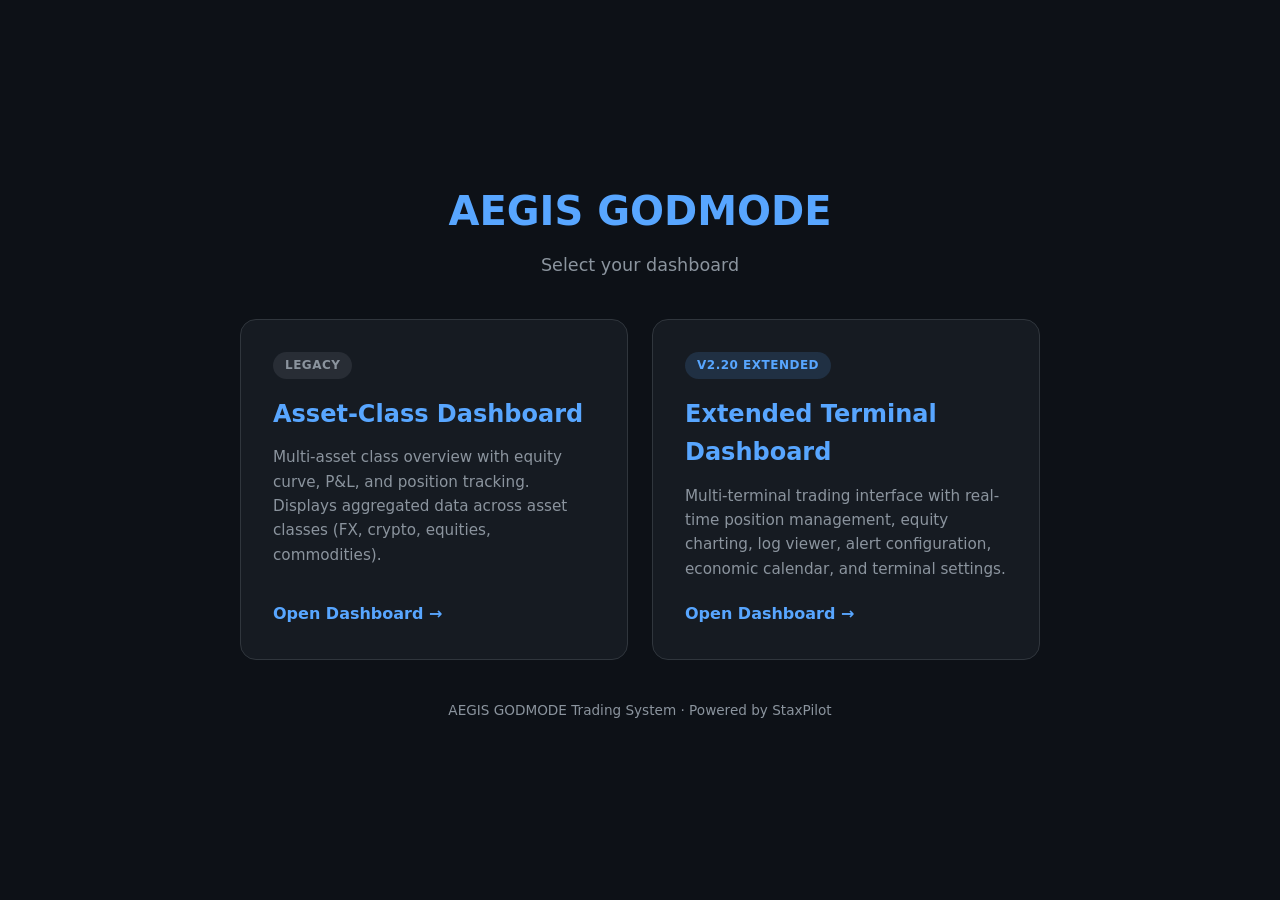
<file: index.html>
<!DOCTYPE html>
<html lang="en">
<head>
<meta charset="UTF-8">
<meta name="viewport" content="width=device-width, initial-scale=1.0">
<title>AEGIS GODMODE Dashboard</title>
<style>
:root {
  --bg: #0d1117;
  --card: #161b22;
  --border: #30363d;
  --text: #c9d1d9;
  --muted: #8b949e;
  --accent: #58a6ff;
  --green: #3fb950;
}
* { box-sizing: border-box; margin: 0; padding: 0; }
body {
  background: var(--bg);
  color: var(--text);
  font-family: 'Segoe UI', system-ui, -apple-system, sans-serif;
  line-height: 1.6;
  display: flex;
  align-items: center;
  justify-content: center;
  min-height: 100vh;
  padding: 20px;
}
.container { max-width: 800px; width: 100%; }
header { text-align: center; margin-bottom: 40px; }
header h1 { font-size: 2.5rem; color: var(--accent); margin-bottom: 8px; }
header p { color: var(--muted); font-size: 1.1rem; }
.card-grid { display: grid; grid-template-columns: repeat(auto-fit, minmax(300px, 1fr)); gap: 24px; }
.card {
  background: var(--card);
  border: 1px solid var(--border);
  border-radius: 16px;
  padding: 32px;
  text-decoration: none;
  color: var(--text);
  transition: transform 0.2s, border-color 0.2s;
  display: flex;
  flex-direction: column;
}
.card:hover {
  transform: translateY(-4px);
  border-color: var(--accent);
}
.card h2 { font-size: 1.5rem; color: var(--accent); margin-bottom: 12px; }
.card .badge {
  display: inline-block;
  background: rgba(88,166,255,0.15);
  color: var(--accent);
  padding: 4px 12px;
  border-radius: 20px;
  font-size: 0.75rem;
  font-weight: 600;
  text-transform: uppercase;
  letter-spacing: 0.5px;
  margin-bottom: 16px;
  align-self: flex-start;
}
.card .badge.legacy { background: rgba(139,148,158,0.15); color: var(--muted); }
.card p { color: var(--muted); font-size: 0.95rem; }
.card .arrow { margin-top: auto; padding-top: 20px; color: var(--accent); font-weight: 600; }
footer { text-align: center; margin-top: 40px; color: var(--muted); font-size: 0.85rem; }
</style>
</head>
<body>
<div class="container">
  <header>
    <h1>AEGIS GODMODE</h1>
    <p>Select your dashboard</p>
  </header>
  
  <div class="card-grid">
    <a href="dashboard.html" class="card">
      <span class="badge legacy">Legacy</span>
      <h2>Asset-Class Dashboard</h2>
      <p>Multi-asset class overview with equity curve, P&L, and position tracking. Displays aggregated data across asset classes (FX, crypto, equities, commodities).</p>
      <div class="arrow">Open Dashboard &rarr;</div>
    </a>
    
    <a href="dashboard_v2.html" class="card">
      <span class="badge">v2.20 Extended</span>
      <h2>Extended Terminal Dashboard</h2>
      <p>Multi-terminal trading interface with real-time position management, equity charting, log viewer, alert configuration, economic calendar, and terminal settings.</p>
      <div class="arrow">Open Dashboard &rarr;</div>
    </a>
  </div>
  
  <footer>
    AEGIS GODMODE Trading System &middot; Powered by StaxPilot
  </footer>
</div>
</body>
</html>
</file>
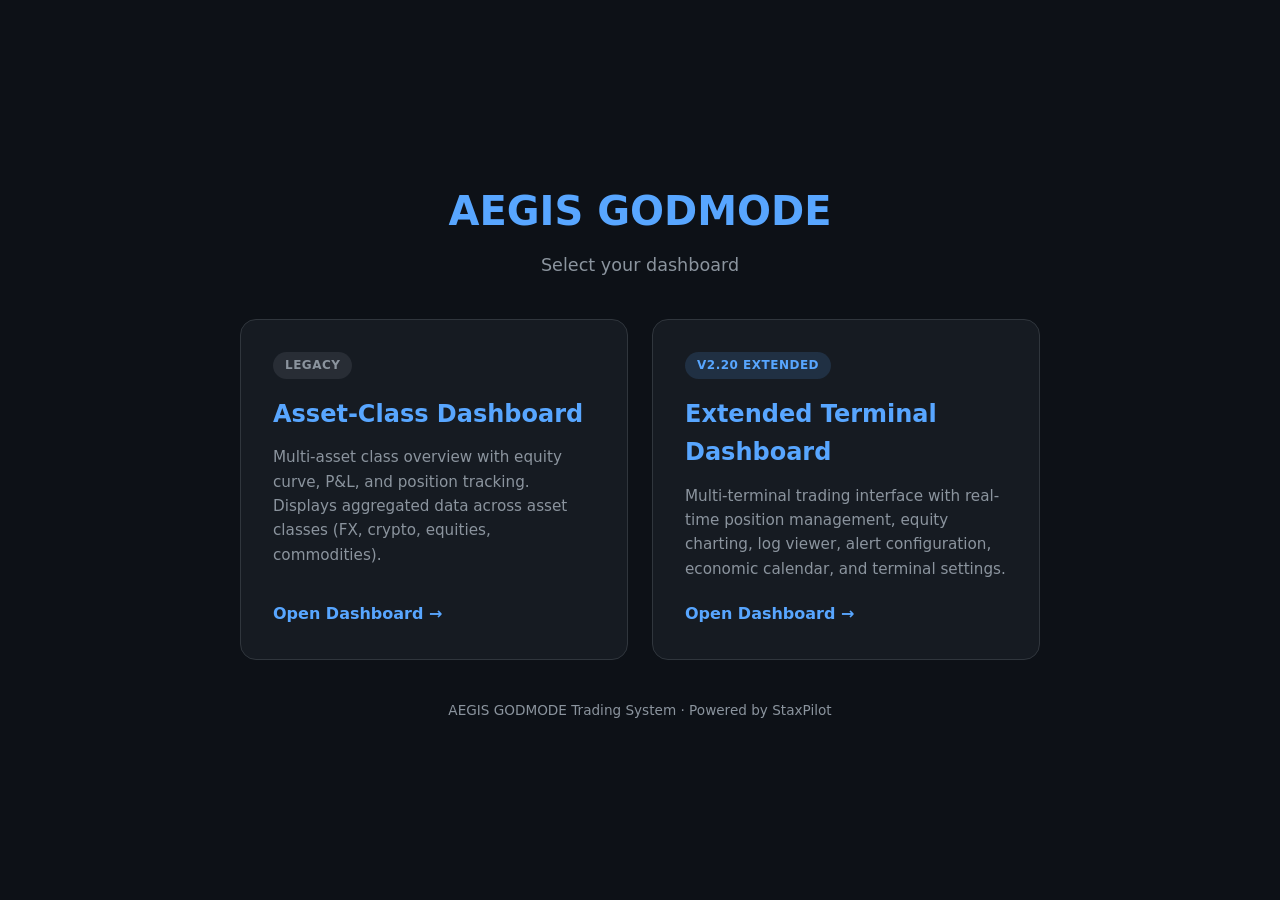
<file: dashboard.html>
<!DOCTYPE html>
<html lang="en">
<head>
<meta charset="UTF-8">
<meta name="viewport" content="width=device-width, initial-scale=1.0">
<meta name="description" content="AEGIS Godmode v2.20 - Live Trading Dashboard">
<title>AEGIS Godmode v2.20 — Dashboard</title>
<link rel="stylesheet" href="assets/css/style.css">
</head>
<body>
<div class="dashboard" id="dashboard">
  <!-- Navbar -->
  <nav class="navbar">
    <div class="navbar-brand">
      <button class="menu-toggle" id="menuToggle" aria-label="Toggle menu">
        <svg width="24" height="24" viewBox="0 0 24 24" fill="currentColor"><path d="M3 18h18v-2H3v2zm0-5h18v-2H3v2zm0-7v2h18V6H3z"/></svg>
      </button>
      <svg class="brand-logo" viewBox="0 0 64 64" aria-hidden="true">
        <defs><linearGradient id="blg" x1="0%" y1="0%" x2="100%" y2="100%"><stop offset="0%" style="stop-color:#0ea5e9"/><stop offset="100%" style="stop-color:#10b981"/></linearGradient></defs>
        <path d="M32 8L10 17v15c0 15 9.5 28.5 22 32 12.5-3.5 22-17 22-32V17L32 8z" fill="none" stroke="url(#blg)" stroke-width="3"/>
        <circle cx="32" cy="30" r="6" fill="url(#blg)"/>
      </svg>
      <span class="brand-text">AEGIS<span>Godmode</span></span>
    </div>
    <div class="navbar-right">
      <span class="badge badge-live">LIVE</span>
      <select class="account-switcher" id="accountSwitcher" aria-label="Select account">
        <option value="PepperstoneUK-Demo">PepperstoneUK-Demo ($20K)</option>
        <option value="ICMarketsEU-Demo">ICMarketsEU-Demo ($4.5K)</option>
      </select>
      <div class="user-menu">
        <div class="user-avatar">T</div>
        <button class="logout-btn" id="logoutBtn" aria-label="Logout" title="Logout">
          <svg width="20" height="20" viewBox="0 0 24 24" fill="currentColor"><path d="M10.09 15.59L11.5 17l5-5-5-5-1.41 1.41L12.67 11H3v2h9.67l-2.58 2.59zM19 3H5a2 2 0 0 0-2 2v4h2V5h14v14H5v-4H3v4a2 2 0 0 0 2 2h14a2 2 0 0 0 2-2V5a2 2 0 0 0-2-2z"/></svg>
        </button>
      </div>
    </div>
  </nav>

  <div class="main-content">
    <!-- Sidebar -->
    <aside class="sidebar" id="sidebar" role="navigation" aria-label="Asset tabs">
      <div class="sidebar-section-label">Asset Class</div>
      <button class="sidebar-nav-item active" data-asset="Forex">
        <svg class="nav-icon" viewBox="0 0 24 24"><path d="M11.8 10.9c-2.27-.59-3-1.2-3-2.15 0-1.09 1.01-1.85 2.7-1.85 1.78 0 2.44.85 2.5 2.1h2.21c-.07-1.72-1.12-3.3-3.21-3.81V3h-3v2.16c-1.94.42-3.5 1.68-3.5 3.61 0 2.31 1.91 3.46 4.7 4.13 2.5.6 3 1.48 3 2.41 0 .69-.49 1.79-2.7 1.79-2.06 0-2.87-.92-2.98-2.1h-2.2c.12 2.19 1.76 3.42 3.68 3.83V21h3v-2.15c1.95-.37 3.5-1.5 3.5-3.55 0-2.84-2.43-3.81-4.7-4.4z"/></svg>
        Forex
      </button>
      <button class="sidebar-nav-item" data-asset="Crypto">
        <svg class="nav-icon" viewBox="0 0 24 24"><path d="M12 2C6.48 2 2 6.48 2 12s4.48 10 10 10 10-4.48 10-10S17.52 2 12 2zm0 18c-4.41 0-8-3.59-8-8s3.59-8 8-8 8 3.59 8 8-3.59 8-8 8zm.5-13H11v6l5.25 3.15.75-1.23-4.5-2.67z"/></svg>
        Crypto
      </button>
      <button class="sidebar-nav-item" data-asset="Indices">
        <svg class="nav-icon" viewBox="0 0 24 24"><path d="M3.5 18.49l6-6.01 4 4L22 6.92l-1.41-1.41-7.09 7.97-4-4L2 16.99z"/></svg>
        Indices
      </button>
      <button class="sidebar-nav-item" data-asset="Metals">
        <svg class="nav-icon" viewBox="0 0 24 24"><path d="M12 2l-5.5 9h11z M12 5.84L13.93 9h-3.87z M17.5 13c-2.49 0-4.5 2.01-4.5 4.5s2.01 4.5 4.5 4.5 4.5-2.01 4.5-4.5-2.01-4.5-4.5-4.5z M5 21.5h8v-8H5v8z"/></svg>
        Metals
      </button>
      <button class="sidebar-nav-item" data-asset="Combined">
        <svg class="nav-icon" viewBox="0 0 24 24"><path d="M19 3H5c-1.1 0-2 .9-2 2v14c0 1.1.9 2 2 2h14c1.1 0 2-.9 2-2V5c0-1.1-.9-2-2-2zm0 16H5V5h14v14zM7 10h2v7H7v-7zm4-3h2v10h-2V7zm4 6h2v4h-2v-4z"/></svg>
        Combined
      </button>
      <hr class="sidebar-divider">
      <div class="sidebar-section-label">Magic Numbers</div>
      <div class="sidebar-nav-item" style="cursor:default;opacity:0.6;">
        <svg class="nav-icon" viewBox="0 0 24 24"><path d="M7 14c-1.66 0-3 1.34-3 3 0 1.31-1.16 2-2 2 .92 1.22 2.49 2 4 2 2.21 0 4-1.79 4-4 0-1.66-1.34-3-3-3zm13.71-9.37l-1.34-1.34a.996.996 0 0 0-1.41 0L9 12.25 11.75 15l8.96-8.96a.996.996 0 0 0 0-1.41z"/></svg>
        Forex: 31337
      </div>
      <div class="sidebar-nav-item" style="cursor:default;opacity:0.6;">
        <svg class="nav-icon" viewBox="0 0 24 24"><path d="M7 14c-1.66 0-3 1.34-3 3 0 1.31-1.16 2-2 2 .92 1.22 2.49 2 4 2 2.21 0 4-1.79 4-4 0-1.66-1.34-3-3-3zm13.71-9.37l-1.34-1.34a.996.996 0 0 0-1.41 0L9 12.25 11.75 15l8.96-8.96a.996.996 0 0 0 0-1.41z"/></svg>
        Crypto: 31338
      </div>
      <div class="sidebar-nav-item" style="cursor:default;opacity:0.6;">
        <svg class="nav-icon" viewBox="0 0 24 24"><path d="M7 14c-1.66 0-3 1.34-3 3 0 1.31-1.16 2-2 2 .92 1.22 2.49 2 4 2 2.21 0 4-1.79 4-4 0-1.66-1.34-3-3-3zm13.71-9.37l-1.34-1.34a.996.996 0 0 0-1.41 0L9 12.25 11.75 15l8.96-8.96a.996.996 0 0 0 0-1.41z"/></svg>
        Indices: 31339
      </div>
      <div class="sidebar-nav-item" style="cursor:default;opacity:0.6;">
        <svg class="nav-icon" viewBox="0 0 24 24"><path d="M7 14c-1.66 0-3 1.34-3 3 0 1.31-1.16 2-2 2 .92 1.22 2.49 2 4 2 2.21 0 4-1.79 4-4 0-1.66-1.34-3-3-3zm13.71-9.37l-1.34-1.34a.996.996 0 0 0-1.41 0L9 12.25 11.75 15l8.96-8.96a.996.996 0 0 0 0-1.41z"/></svg>
        Metals: 31340
      </div>
    </aside>
    <div class="sidebar-overlay" id="sidebarOverlay"></div>

    <!-- Content Area -->
    <main class="content-area">
      <div class="content-header">
        <h2 id="contentTitle">Forex Dashboard</h2>
        <p class="subtitle" id="contentSubtitle">Forex trading — Magic: 31337</p>
      </div>

      <!-- Refresh Bar -->
      <div class="refresh-bar">
        <div class="left">
          <span>Auto-refresh</span>
          <span class="last-updated" id="lastUpdated">--:--:--</span>
          <button class="refresh-btn" id="refreshBtn" title="Refresh now">
            <svg class="icon" width="16" height="16" viewBox="0 0 24 24" fill="currentColor"><path d="M17.65 6.35C16.2 4.9 14.21 4 12 4a8 8 0 0 0-8 8h2a6 6 0 0 1 6-6c1.66 0 3.14.69 4.22 1.78L13 11h7V4l-2.35 2.35zM6.35 17.65C7.8 19.1 9.79 20 12 20a8 8 0 0 0 8-8h-2a6 6 0 0 1-6 6c-1.66 0-3.14-.69-4.22-1.78L11 13H4v7l2.35-2.35z"/></svg>
          </button>
        </div>
        <div class="progress-bar"><div class="progress-bar-fill" id="refreshProgress"></div></div>
      </div>

      <!-- Metrics -->
      <div class="metrics-grid" id="metricsGrid">
        <div class="loading-overlay" id="metricsLoading"><div class="spinner"></div><div class="loading-text">Loading metrics...</div></div>
      </div>

      <!-- GO / NO-GO -->
      <div class="section-card">
        <div class="section-card-header">
          <h3><svg class="icon" viewBox="0 0 24 24"><path d="M9 16.17L4.83 12l-1.42 1.41L9 19 21 7l-1.41-1.41z"/></svg>Signal Execution Status</h3>
        </div>
        <div class="section-card-body">
          <div class="gonogo-grid" id="gonogoGrid">
            <div class="loading-overlay" style="position:relative;inset:auto;height:120px;"><div class="spinner"></div></div>
          </div>
        </div>
      </div>

      <!-- Kelly Criterion -->
      <div class="section-card">
        <div class="section-card-header">
          <h3><svg class="icon" viewBox="0 0 24 24"><path d="M19 3H5c-1.1 0-2 .9-2 2v14c0 1.1.9 2 2 2h14c1.1 0 2-.9 2-2V5c0-1.1-.9-2-2-2zm-5 14H7v-2h7v2zm3-4H7v-2h10v2zm0-4H7V7h10v2z"/></svg>Kelly Criterion Sizing</h3>
        </div>
        <div class="section-card-body">
          <div class="kelly-display" id="kellyDisplay">
            <div class="loading-overlay" style="position:relative;inset:auto;height:60px;"><div class="spinner"></div></div>
          </div>
        </div>
      </div>

      <!-- Charts -->
      <div class="section-card">
        <div class="section-card-header">
          <h3><svg class="icon" viewBox="0 0 24 24"><path d="M3.5 18.49l6-6.01 4 4L22 6.92l-1.41-1.41-7.09 7.97-4-4L2 16.99z"/></svg>Performance Analytics</h3>
        </div>
        <div class="section-card-body">
          <div class="charts-grid">
            <div>
              <div class="chart-title">Equity Curve</div>
              <div class="chart-container"><canvas id="equityChart"></canvas></div>
            </div>
            <div>
              <div class="chart-title">Drawdown</div>
              <div class="chart-container"><canvas id="drawdownChart"></canvas></div>
            </div>
            <div>
              <div class="chart-title">P&L Distribution</div>
              <div class="chart-container"><canvas id="distChart"></canvas></div>
            </div>
            <div>
              <div class="chart-title">Symbol Performance</div>
              <div class="chart-container"><canvas id="perfChart"></canvas></div>
            </div>
            <div>
              <div class="chart-title">Regime Distribution</div>
              <div class="chart-container"><canvas id="regimeChart"></canvas></div>
            </div>
          </div>
        </div>
      </div>

      <!-- Trades Table -->
      <div class="section-card">
        <div class="section-card-header">
          <h3><svg class="icon" viewBox="0 0 24 24"><path d="M19 3H5c-1.1 0-2 .9-2 2v14c0 1.1.9 2 2 2h14c1.1 0 2-.9 2-2V5c0-1.1-.9-2-2-2zm-5 14H7v-2h7v2zm3-4H7v-2h10v2zm0-4H7V7h10v2z"/></svg>Trade History</h3>
          <div class="section-card-actions">
            <button class="btn btn-secondary btn-sm" id="exportBtn">
              <svg width="14" height="14" viewBox="0 0 24 24" fill="currentColor"><path d="M19 9h-4V3H9v6H5l7 7 7-7zM5 18v2h14v-2H5z"/></svg>
              Export CSV
            </button>
          </div>
        </div>
        <div class="section-card-body">
          <div class="table-wrapper">
            <table class="data-table">
              <thead>
                <tr><th>Symbol</th><th>Dir</th><th>Asset</th><th>Lots</th><th>Entry</th><th>Exit</th><th>P&L</th><th>Risk</th><th>Reasoning</th><th>Date</th></tr>
              </thead>
              <tbody id="tradesBody"><tr><td colspan="10" class="empty-state"><div class="loading-overlay" style="position:relative;inset:auto;height:80px;"><div class="spinner"></div></div></td></tr></tbody>
            </table>
          </div>
        </div>
      </div>

      <!-- Signals Log -->
      <div class="section-card">
        <div class="section-card-header">
          <h3><svg class="icon" viewBox="0 0 24 24"><path d="M12 2C6.48 2 2 6.48 2 12s4.48 10 10 10 10-4.48 10-10S17.52 2 12 2zm1 15h-2v-2h2v2zm0-4h-2V7h2v6z"/></svg>Signal Log — Reasoning &amp; Filters</h3>
        </div>
        <div class="section-card-body">
          <div class="signals-list" id="signalsList">
            <div class="loading-overlay" style="position:relative;inset:auto;height:120px;"><div class="spinner"></div></div>
          </div>
        </div>
      </div>

      <div class="dashboard-footer">AEGIS Godmode v2.20 &copy; 2025 — Automated Trading System</div>
    </main>
  </div>
</div>

<script src="assets/js/auth.js?v=2.20"></script>
<script src="assets/js/charts.js?v=2.20"></script>
<script src="assets/js/dashboard.js?v=2.20"></script>
</body>
</html>
</file>
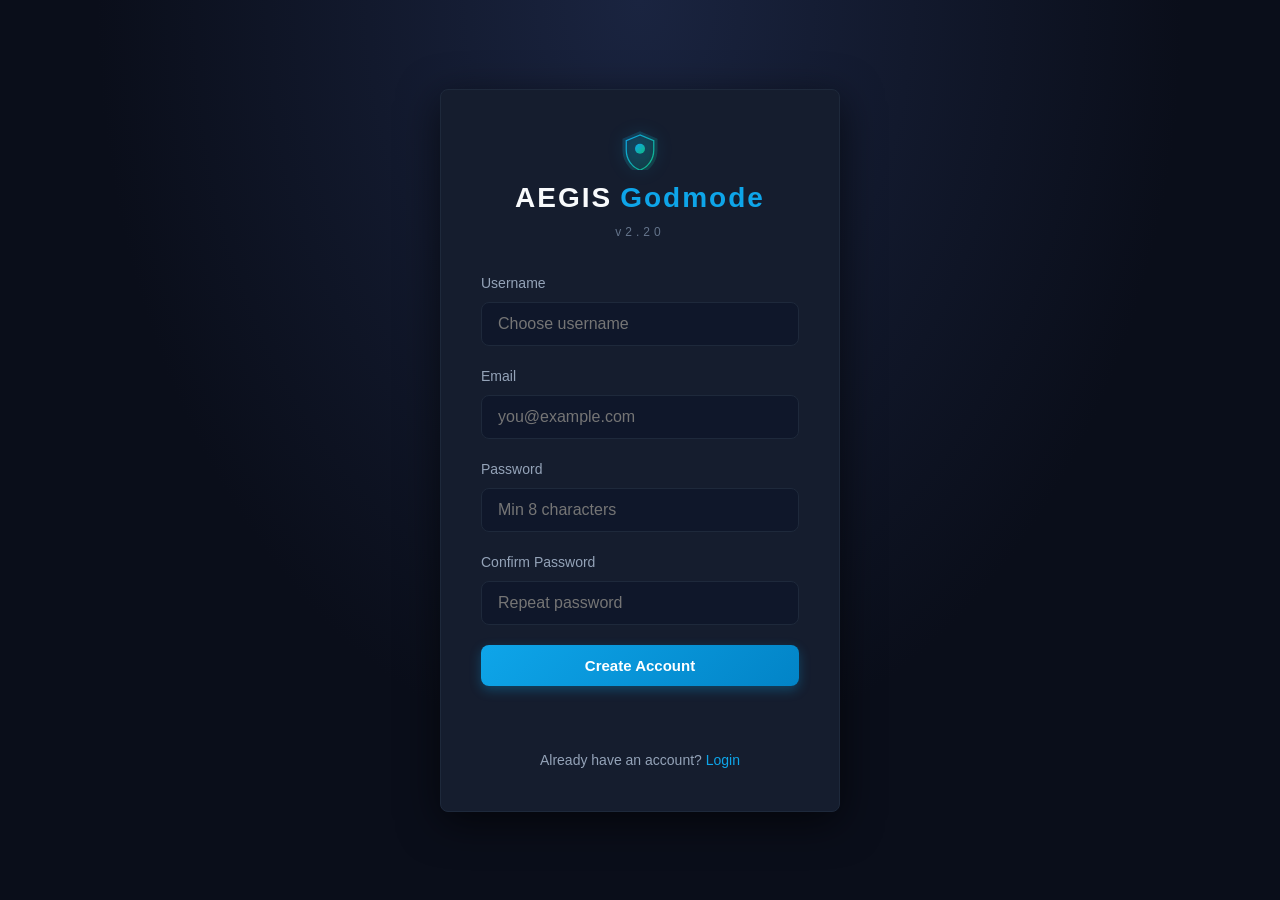
<file: register.html>
<!DOCTYPE html>
<html lang="en">
<head>
<meta charset="UTF-8">
<meta name="viewport" content="width=device-width, initial-scale=1.0">
<title>AEGIS Godmode v2.20 — Register</title>
<link rel="stylesheet" href="assets/css/style.css">
</head>
<body class="auth-page">
<div class="auth-container">
  <div class="auth-logo">
    <svg class="logo-svg" viewBox="0 0 64 64" aria-hidden="true">
      <defs><linearGradient id="lg" x1="0%" y1="0%" x2="100%" y2="100%"><stop offset="0%" style="stop-color:#0ea5e9"/><stop offset="100%" style="stop-color:#10b981"/></linearGradient></defs>
      <path d="M32 2L4 14v18c0 18 12 34 28 38 16-4 28-20 28-38V14L32 2z" fill="url(#lg)" opacity="0.2"/>
      <path d="M32 8L10 17v15c0 15 9.5 28.5 22 32 12.5-3.5 22-17 22-32V17L32 8z" fill="none" stroke="url(#lg)" stroke-width="2"/>
      <circle cx="32" cy="30" r="8" fill="url(#lg)"/>
    </svg>
    <h1>AEGIS<span class="highlight">Godmode</span></h1>
    <p class="version">v2.20</p>
  </div>
  <form id="registerForm" class="auth-form" autocomplete="on">
    <div class="form-group">
      <label for="regUsername">Username</label>
      <input type="text" id="regUsername" name="username" required autocomplete="username" placeholder="Choose username">
    </div>
    <div class="form-group">
      <label for="regEmail">Email</label>
      <input type="email" id="regEmail" name="email" required autocomplete="email" placeholder="you@example.com">
    </div>
    <div class="form-group">
      <label for="regPassword">Password</label>
      <input type="password" id="regPassword" name="password" required autocomplete="new-password" placeholder="Min 8 characters">
    </div>
    <div class="form-group">
      <label for="regPassword2">Confirm Password</label>
      <input type="password" id="regPassword2" name="password2" required autocomplete="new-password" placeholder="Repeat password">
    </div>
    <button type="submit" class="btn btn-primary">Create Account</button>
    <div id="registerError" class="error-message"></div>
  </form>
  <p class="auth-footer">Already have an account? <a href="index.html">Login</a></p>
</div>
<script src="assets/js/auth.js"></script>
</body>
</html>
</file>
<file: assets/css/style.css>
/* ===== AEGIS Godmode v2.20 - Dark Theme Stylesheet ===== */
:root {
  --bg-primary: #0a0e1a;
  --bg-secondary: #111827;
  --bg-card: #151d2e;
  --bg-card-hover: #1a2440;
  --bg-input: #0f172a;
  --border: #1e293b;
  --border-focus: #0ea5e9;
  --text-primary: #f8fafc;
  --text-secondary: #94a3b8;
  --text-muted: #64748b;
  --accent: #0ea5e9;
  --accent-glow: rgba(14,165,233,0.3);
  --profit: #10b981;
  --profit-dim: rgba(16,185,129,0.15);
  --loss: #ef4444;
  --loss-dim: rgba(239,68,68,0.15);
  --warning: #f59e0b;
  --danger: #dc2626;
  --success: #059669;
  --font-mono: 'Courier New', Courier, monospace;
  --font-sans: -apple-system, BlinkMacSystemFont, 'Segoe UI', Roboto, Oxygen, Ubuntu, sans-serif;
  --radius: 8px;
  --shadow: 0 4px 20px rgba(0,0,0,0.4);
  --shadow-lg: 0 10px 40px rgba(0,0,0,0.6);
}

*, *::before, *::after { box-sizing: border-box; margin: 0; padding: 0; }

html { font-size: 16px; }
body {
  font-family: var(--font-sans);
  background: var(--bg-primary);
  color: var(--text-primary);
  min-height: 100vh;
  line-height: 1.5;
  overflow-x: hidden;
}

/* ===== Auth Pages ===== */
.auth-page {
  display: flex; align-items: center; justify-content: center;
  min-height: 100vh; padding: 1rem;
  background: radial-gradient(ellipse at 50% 0%, #1a2440 0%, var(--bg-primary) 60%);
}
.auth-container {
  width: 100%; max-width: 400px;
  background: var(--bg-card);
  border: 1px solid var(--border);
  border-radius: var(--radius);
  padding: 2.5rem;
  box-shadow: var(--shadow-lg);
}
.auth-logo { text-align: center; margin-bottom: 2rem; }
.auth-logo h1 {
  font-size: 1.75rem; font-weight: 700;
  letter-spacing: 2px; display: flex; align-items: center; justify-content: center; gap: 0.5rem;
}
.auth-logo .highlight { color: var(--accent); }
.auth-logo .version { color: var(--text-muted); font-size: 0.75rem; letter-spacing: 4px; margin-top: 0.25rem; }
.logo-svg { width: 40px; height: 40px; fill: var(--accent); filter: drop-shadow(0 0 8px var(--accent-glow)); }
.auth-form { display: flex; flex-direction: column; gap: 1.25rem; }
.form-group { display: flex; flex-direction: column; gap: 0.5rem; }
.form-group label { font-size: 0.875rem; color: var(--text-secondary); font-weight: 500; }
.form-group input[type="text"],
.form-group input[type="password"],
.form-group input[type="email"] {
  background: var(--bg-input);
  border: 1px solid var(--border);
  border-radius: var(--radius);
  padding: 0.75rem 1rem;
  color: var(--text-primary);
  font-size: 1rem;
  transition: border-color 0.2s, box-shadow 0.2s;
}
.form-group input:focus {
  outline: none; border-color: var(--accent);
  box-shadow: 0 0 0 3px var(--accent-glow);
}
.checkbox-label {
  display: flex; align-items: center; gap: 0.5rem; cursor: pointer;
  font-size: 0.875rem; color: var(--text-secondary);
}
.checkbox-label input { accent-color: var(--accent); width: 16px; height: 16px; }
.btn {
  display: inline-flex; align-items: center; justify-content: center; gap: 0.5rem;
  padding: 0.75rem 1.5rem; border: none; border-radius: var(--radius);
  font-size: 0.9375rem; font-weight: 600; cursor: pointer; transition: all 0.2s;
}
.btn-primary {
  background: linear-gradient(135deg, var(--accent), #0284c7);
  color: white; box-shadow: 0 4px 12px rgba(14,165,233,0.3);
}
.btn-primary:hover { transform: translateY(-1px); box-shadow: 0 6px 16px rgba(14,165,233,0.4); }
.btn-primary:active { transform: translateY(0); }
.btn-secondary {
  background: var(--bg-secondary); border: 1px solid var(--border);
  color: var(--text-primary);
}
.btn-secondary:hover { background: var(--bg-card-hover); border-color: var(--text-muted); }
.btn-sm { padding: 0.5rem 1rem; font-size: 0.8125rem; }
.btn-icon { padding: 0.5rem; aspect-ratio: 1; }
.error-message { color: var(--loss); font-size: 0.875rem; text-align: center; min-height: 1.25rem; }
.auth-footer { text-align: center; margin-top: 1.5rem; font-size: 0.875rem; color: var(--text-secondary); }
.auth-footer a { color: var(--accent); text-decoration: none; }
.auth-footer a:hover { text-decoration: underline; }

/* ===== Dashboard Layout ===== */
.dashboard { display: flex; flex-direction: column; min-height: 100vh; }
.navbar {
  height: 60px; background: var(--bg-card); border-bottom: 1px solid var(--border);
  display: flex; align-items: center; justify-content: space-between; padding: 0 1.5rem;
  position: sticky; top: 0; z-index: 100; box-shadow: var(--shadow);
}
.navbar-brand { display: flex; align-items: center; gap: 0.75rem; }
.navbar-brand .brand-logo { width: 32px; height: 32px; fill: var(--accent); }
.navbar-brand .brand-text { font-size: 1.125rem; font-weight: 700; letter-spacing: 1px; }
.navbar-brand .brand-text span { color: var(--accent); }
.navbar-right { display: flex; align-items: center; gap: 1rem; }
.account-switcher {
  background: var(--bg-input); border: 1px solid var(--border); border-radius: var(--radius);
  padding: 0.5rem 1rem; color: var(--text-primary); font-size: 0.875rem; cursor: pointer;
  display: flex; align-items: center; gap: 0.5rem;
}
.user-menu { display: flex; align-items: center; gap: 0.75rem; }
.user-avatar {
  width: 34px; height: 34px; border-radius: 50%; background: var(--accent);
  display: flex; align-items: center; justify-content: center; font-weight: 700; font-size: 0.875rem;
  color: white;
}
.logout-btn { color: var(--text-muted); cursor: pointer; transition: color 0.2s; }
.logout-btn:hover { color: var(--loss); }
.menu-toggle { display: none; background: none; border: none; color: var(--text-primary); cursor: pointer; }

.main-content { display: flex; flex: 1; }
.sidebar {
  width: 220px; background: var(--bg-secondary); border-right: 1px solid var(--border);
  padding: 1rem 0; display: flex; flex-direction: column; gap: 0.25rem; flex-shrink: 0;
}
.sidebar-nav-item {
  display: flex; align-items: center; gap: 0.75rem; padding: 0.75rem 1.25rem;
  color: var(--text-secondary); font-size: 0.875rem; cursor: pointer; transition: all 0.2s;
  border: none; background: none; width: 100%; text-align: left;
}
.sidebar-nav-item:hover { background: var(--bg-card-hover); color: var(--text-primary); }
.sidebar-nav-item.active {
  background: var(--profit-dim); color: var(--profit); border-right: 3px solid var(--profit);
}
.sidebar-nav-item .nav-icon { width: 20px; height: 20px; fill: currentColor; flex-shrink: 0; }
.sidebar-nav-item.active .nav-icon { fill: var(--profit); }
.sidebar-divider { border: none; border-top: 1px solid var(--border); margin: 0.5rem 1rem; }
.sidebar-section-label { padding: 0.5rem 1.25rem; font-size: 0.75rem; text-transform: uppercase; letter-spacing: 1px; color: var(--text-muted); }

.content-area { flex: 1; padding: 1.5rem; overflow-y: auto; }
.content-header { margin-bottom: 1.5rem; }
.content-header h2 { font-size: 1.25rem; font-weight: 600; margin-bottom: 0.25rem; }
.content-header .subtitle { color: var(--text-secondary); font-size: 0.875rem; }

/* ===== Metrics Cards ===== */
.metrics-grid { display: grid; grid-template-columns: repeat(auto-fit, minmax(180px, 1fr)); gap: 1rem; margin-bottom: 1.5rem; }
.metric-card {
  background: var(--bg-card); border: 1px solid var(--border); border-radius: var(--radius);
  padding: 1.25rem; position: relative; overflow: hidden; transition: transform 0.2s, box-shadow 0.2s;
}
.metric-card:hover { transform: translateY(-2px); box-shadow: var(--shadow); }
.metric-card .metric-icon { width: 24px; height: 24px; fill: var(--accent); margin-bottom: 0.75rem; opacity: 0.8; }
.metric-card .metric-label { font-size: 0.75rem; text-transform: uppercase; letter-spacing: 0.5px; color: var(--text-muted); margin-bottom: 0.5rem; }
.metric-card .metric-value { font-size: 1.5rem; font-weight: 700; font-family: var(--font-mono); }
.metric-card .metric-value.profit { color: var(--profit); }
.metric-card .metric-value.loss { color: var(--loss); }
.metric-card .metric-change { font-size: 0.75rem; margin-top: 0.25rem; display: flex; align-items: center; gap: 0.25rem; }
.metric-card .metric-change.up { color: var(--profit); }
.metric-card .metric-change.down { color: var(--loss); }
.metric-card .sparkline { position: absolute; bottom: 0; left: 0; right: 0; height: 40px; opacity: 0.1; pointer-events: none; }

/* ===== Section Cards ===== */
.section-card {
  background: var(--bg-card); border: 1px solid var(--border); border-radius: var(--radius);
  margin-bottom: 1.5rem; overflow: hidden;
}
.section-card-header {
  display: flex; align-items: center; justify-content: space-between;
  padding: 1rem 1.25rem; border-bottom: 1px solid var(--border);
}
.section-card-header h3 { font-size: 0.9375rem; font-weight: 600; display: flex; align-items: center; gap: 0.5rem; }
.section-card-header .icon { width: 18px; height: 18px; fill: var(--accent); }
.section-card-actions { display: flex; gap: 0.5rem; }
.section-card-body { padding: 1.25rem; }

/* ===== Charts ===== */
.charts-grid { display: grid; grid-template-columns: repeat(auto-fit, minmax(320px, 1fr)); gap: 1rem; margin-bottom: 1.5rem; }
.chart-container { position: relative; height: 260px; }
.chart-container canvas { width: 100% !important; height: 100% !important; }
.chart-legend { display: flex; gap: 1rem; justify-content: center; margin-top: 0.75rem; font-size: 0.75rem; color: var(--text-secondary); }
.chart-legend-item { display: flex; align-items: center; gap: 0.375rem; }
.chart-legend-dot { width: 8px; height: 8px; border-radius: 50%; }
.chart-title { font-size: 0.875rem; color: var(--text-secondary); margin-bottom: 0.75rem; text-align: center; }

/* ===== Tables ===== */
.table-wrapper { overflow-x: auto; border-radius: var(--radius); }
.data-table { width: 100%; border-collapse: collapse; font-size: 0.875rem; }
.data-table thead { background: var(--bg-secondary); }
.data-table th, .data-table td { padding: 0.75rem 1rem; text-align: left; border-bottom: 1px solid var(--border); white-space: nowrap; }
.data-table th { font-weight: 600; color: var(--text-secondary); font-size: 0.8125rem; text-transform: uppercase; letter-spacing: 0.5px; }
.data-table tbody tr { transition: background 0.15s; }
.data-table tbody tr:hover { background: var(--bg-card-hover); }
.data-table .col-pnl { font-family: var(--font-mono); font-weight: 600; }
.data-table .col-pnl.profit { color: var(--profit); }
.data-table .col-pnl.loss { color: var(--loss); }
.data-table .col-direction { font-weight: 600; }
.data-table .col-direction.buy { color: var(--profit); }
.data-table .col-direction.sell { color: var(--loss); }
.data-table .col-symbol { font-family: var(--font-mono); font-weight: 600; }
.data-table .col-reason { max-width: 300px; overflow: hidden; text-overflow: ellipsis; white-space: nowrap; }
.data-table .col-reason:hover { white-space: normal; overflow: visible; }
.data-table .tag {
  display: inline-block; padding: 0.125rem 0.5rem; border-radius: 999px; font-size: 0.75rem; font-weight: 600;
}
.tag-regime { background: rgba(99,102,241,0.15); color: #818cf8; }
.tag-score { background: rgba(14,165,233,0.15); color: var(--accent); }
.tag-go { background: var(--profit-dim); color: var(--profit); }
.tag-nogo { background: var(--loss-dim); color: var(--loss); }

/* ===== Signals ===== */
.signals-list { display: flex; flex-direction: column; gap: 0.75rem; }
.signal-item {
  background: var(--bg-secondary); border: 1px solid var(--border); border-radius: var(--radius);
  padding: 1rem; display: flex; flex-direction: column; gap: 0.5rem; transition: border-color 0.2s;
}
.signal-item:hover { border-color: var(--border-focus); }
.signal-item.executed { border-left: 3px solid var(--profit); }
.signal-item.rejected { border-left: 3px solid var(--loss); }
.signal-item.pending { border-left: 3px solid var(--warning); }
.signal-header { display: flex; align-items: center; justify-content: space-between; }
.signal-title { display: flex; align-items: center; gap: 0.5rem; font-weight: 600; }
.signal-symbol { font-family: var(--font-mono); color: var(--accent); }
.signal-meta { display: flex; gap: 0.75rem; align-items: center; }
.signal-reasoning { font-size: 0.875rem; color: var(--text-secondary); line-height: 1.5; }
.signal-reasoning strong { color: var(--text-primary); }
.signal-notice { font-size: 0.8125rem; color: var(--loss); margin-top: 0.25rem; display: flex; align-items: center; gap: 0.375rem; }
.signal-notice .icon { width: 14px; height: 14px; fill: var(--loss); }

/* ===== GO / NO-GO ===== */
.gonogo-grid { display: grid; grid-template-columns: repeat(auto-fit, minmax(200px, 1fr)); gap: 1rem; }
.gonogo-card { text-align: center; padding: 1.5rem; border-radius: var(--radius); border: 1px solid var(--border); }
.gonogo-card.go { background: var(--profit-dim); border-color: var(--profit); }
.gonogo-card.nogo { background: var(--loss-dim); border-color: var(--loss); }
.gonogo-card .status-icon { width: 48px; height: 48px; margin-bottom: 0.75rem; }
.gonogo-card.go .status-icon { fill: var(--profit); }
.gonogo-card.nogo .status-icon { fill: var(--loss); }
.gonogo-card .status-text { font-size: 1.125rem; font-weight: 700; margin-bottom: 0.25rem; }
.gonogo-card.go .status-text { color: var(--profit); }
.gonogo-card.nogo .status-text { color: var(--loss); }
.gonogo-card .status-detail { font-size: 0.8125rem; color: var(--text-secondary); }

/* ===== Kelly Display ===== */
.kelly-display { display: flex; align-items: center; gap: 1rem; padding: 1rem; background: var(--bg-secondary); border-radius: var(--radius); }
.kelly-value { font-size: 2rem; font-weight: 700; font-family: var(--font-mono); color: var(--accent); }
.kelly-bar { flex: 1; height: 8px; background: var(--bg-input); border-radius: 999px; overflow: hidden; }
.kelly-bar-fill { height: 100%; background: linear-gradient(90deg, var(--accent), var(--profit)); border-radius: 999px; transition: width 0.5s ease; }
.kelly-labels { display: flex; justify-content: space-between; font-size: 0.75rem; color: var(--text-muted); margin-top: 0.25rem; }

/* ===== Loading & Empty States ===== */
.loading-overlay {
  position: absolute; inset: 0; background: rgba(10,14,26,0.85);
  display: flex; flex-direction: column; align-items: center; justify-content: center; gap: 1rem;
  z-index: 50; border-radius: var(--radius);
}
.spinner { width: 40px; height: 40px; border: 3px solid var(--border); border-top-color: var(--accent); border-radius: 50%; animation: spin 0.8s linear infinite; }
@keyframes spin { to { transform: rotate(360deg); } }
.loading-text { color: var(--text-secondary); font-size: 0.875rem; }
.empty-state { text-align: center; padding: 3rem 1rem; color: var(--text-muted); }
.empty-state .icon { width: 48px; height: 48px; fill: var(--text-muted); margin-bottom: 1rem; opacity: 0.5; }
.empty-state p { font-size: 0.875rem; }

/* ===== Badge & Indicators ===== */
.badge {
  display: inline-flex; align-items: center; gap: 0.25rem; padding: 0.125rem 0.5rem;
  border-radius: 999px; font-size: 0.75rem; font-weight: 600;
}
.badge-live { background: var(--profit-dim); color: var(--profit); }
.badge-live::before { content: ''; width: 6px; height: 6px; background: var(--profit); border-radius: 50%; animation: pulse 2s infinite; }
@keyframes pulse { 0%, 100% { opacity: 1; } 50% { opacity: 0.3; } }
.badge-demo { background: rgba(245,158,11,0.15); color: var(--warning); }
.status-indicator { width: 8px; height: 8px; border-radius: 50%; display: inline-block; }
.status-indicator.online { background: var(--profit); box-shadow: 0 0 6px var(--profit); }
.status-indicator.offline { background: var(--loss); }
.status-indicator.warning { background: var(--warning); }

/* ===== Refresh Control ===== */
.refresh-bar {
  display: flex; align-items: center; justify-content: space-between;
  padding: 0.75rem 1rem; background: var(--bg-secondary); border-radius: var(--radius);
  margin-bottom: 1rem; font-size: 0.8125rem; color: var(--text-secondary);
}
.refresh-bar .left { display: flex; align-items: center; gap: 0.75rem; }
.refresh-bar .last-updated { font-family: var(--font-mono); }
.refresh-btn { background: none; border: none; color: var(--text-secondary); cursor: pointer; padding: 0.25rem; transition: color 0.2s; }
.refresh-btn:hover { color: var(--accent); }
.refresh-btn.spinning .icon { animation: spin 0.8s linear infinite; }
.progress-bar { width: 100px; height: 4px; background: var(--bg-input); border-radius: 999px; overflow: hidden; }
.progress-bar-fill { height: 100%; background: var(--accent); border-radius: 999px; transition: width 0.3s linear; }

/* ===== Mobile Sidebar ===== */
.sidebar-overlay { display: none; position: fixed; inset: 0; background: rgba(0,0,0,0.6); z-index: 90; }
.sidebar-overlay.open { display: block; }

/* ===== Footer ===== */
.dashboard-footer { text-align: center; padding: 1rem; font-size: 0.75rem; color: var(--text-muted); border-top: 1px solid var(--border); }

/* ===== Responsive ===== */
@media (max-width: 768px) {
  .sidebar { position: fixed; left: -220px; top: 60px; bottom: 0; z-index: 95; transition: left 0.3s; }
  .sidebar.open { left: 0; }
  .menu-toggle { display: block; }
  .content-area { padding: 1rem; }
  .metrics-grid { grid-template-columns: repeat(2, 1fr); }
  .charts-grid { grid-template-columns: 1fr; }
  .navbar { padding: 0 1rem; }
  .account-switcher span { display: none; }
  .data-table { font-size: 0.8125rem; }
  .data-table th, .data-table td { padding: 0.5rem 0.75rem; }
  .signal-reasoning { font-size: 0.8125rem; }
  .gonogo-grid { grid-template-columns: 1fr; }
  .kelly-display { flex-direction: column; text-align: center; }
}

@media (max-width: 480px) {
  .metrics-grid { grid-template-columns: 1fr; }
  .auth-container { padding: 1.5rem; }
  .section-card-header { flex-direction: column; gap: 0.75rem; align-items: flex-start; }
}

/* ===== Scrollbar ===== */
::-webkit-scrollbar { width: 8px; height: 8px; }
::-webkit-scrollbar-track { background: var(--bg-primary); }
::-webkit-scrollbar-thumb { background: var(--border); border-radius: 4px; }
::-webkit-scrollbar-thumb:hover { background: var(--text-muted); }
</file>
